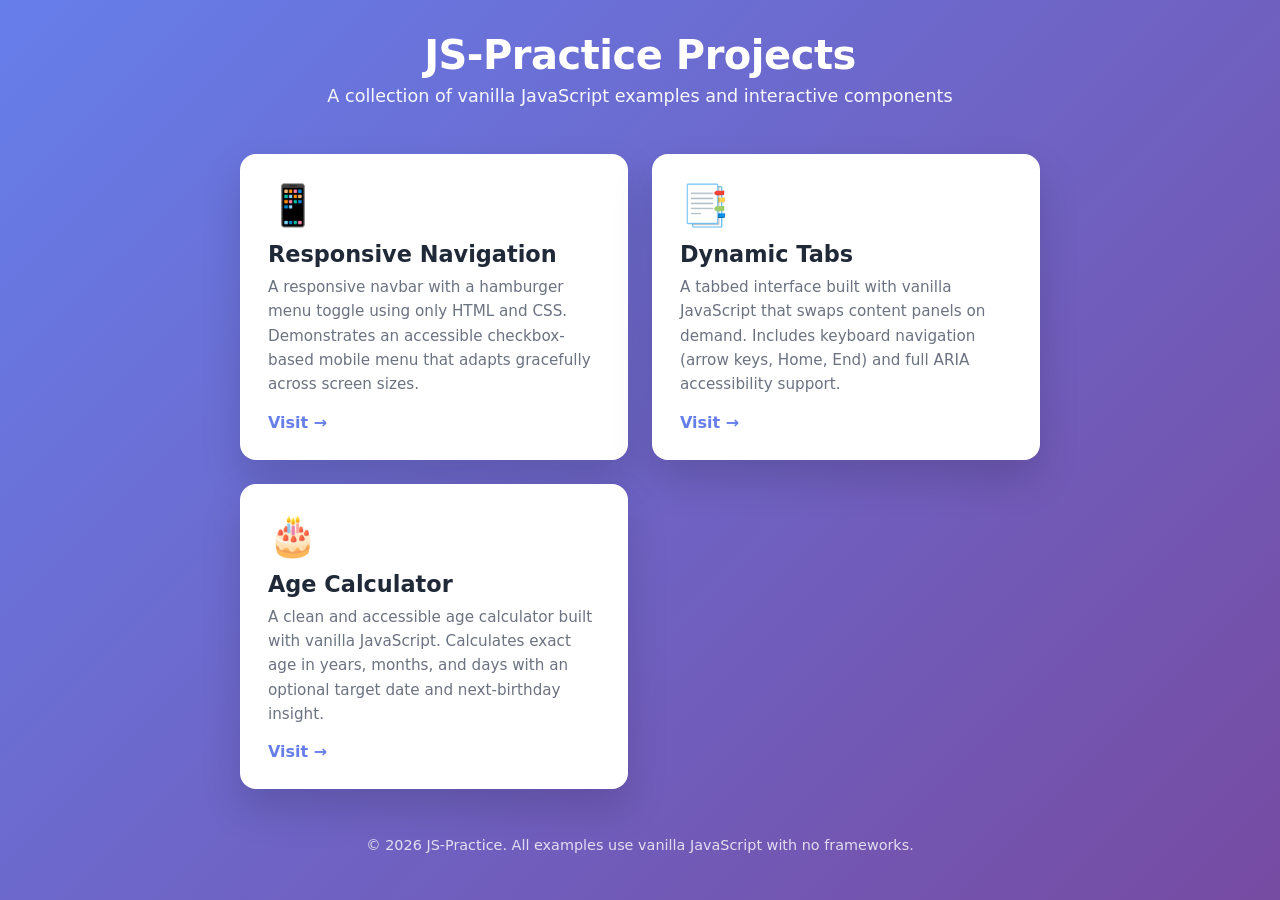
<file: index.html>
<!DOCTYPE html>
<html lang="en">
	<head>
		<meta charset="UTF-8" />
		<meta name="viewport" content="width=device-width, initial-scale=1" />
		<title>JS-Practice Projects</title>
		<style>
			* {
				box-sizing: border-box;
			}

			body {
				margin: 0;
				padding: 2rem 1rem;
				font-family: ui-sans-serif, system-ui, -apple-system, Segoe UI, Roboto,
					Helvetica, Arial, sans-serif;
				background: linear-gradient(135deg, #667eea 0%, #764ba2 100%);
				min-height: 100vh;
			}

			.container {
				max-width: 800px;
				margin: 0 auto;
			}

			header {
				text-align: center;
				color: white;
				margin-bottom: 3rem;
			}

			header h1 {
				margin: 0 0 0.5rem;
				font-size: 2.5rem;
				letter-spacing: -0.5px;
			}

			header p {
				margin: 0;
				font-size: 1.1rem;
				opacity: 0.95;
			}

			.projects-grid {
				display: grid;
				grid-template-columns: repeat(auto-fit, minmax(300px, 1fr));
				gap: 1.5rem;
			}

			.project-card {
				background: white;
				border-radius: 16px;
				padding: 1.75rem;
				box-shadow: 0 20px 40px rgba(0, 0, 0, 0.15);
				transition: transform 0.3s ease, box-shadow 0.3s ease;
				text-decoration: none;
				color: inherit;
			}

			.project-card:hover {
				transform: translateY(-8px);
				box-shadow: 0 30px 50px rgba(0, 0, 0, 0.25);
			}

			.project-icon {
				font-size: 2.5rem;
				margin-bottom: 0.75rem;
			}

			.project-card h2 {
				margin: 0 0 0.5rem;
				font-size: 1.4rem;
				color: #1f2937;
			}

			.project-card p {
				margin: 0;
				color: #6b7280;
				line-height: 1.6;
				font-size: 0.95rem;
			}

			.project-link {
				display: inline-block;
				margin-top: 1rem;
				color: #667eea;
				font-weight: 600;
				text-decoration: none;
				transition: color 0.2s ease;
			}

			.project-link:hover {
				color: #764ba2;
				text-decoration: underline;
			}

			footer {
				text-align: center;
				margin-top: 3rem;
				color: white;
				opacity: 0.8;
				font-size: 0.9rem;
			}

			@media (max-width: 640px) {
				header h1 {
					font-size: 1.8rem;
				}

				.project-card {
					padding: 1.25rem;
				}
			}
		</style>
	</head>
	<body>
		<div class="container">
			<header>
				<h1>JS-Practice Projects</h1>
				<p>A collection of vanilla JavaScript examples and interactive components</p>
			</header>

			<div class="projects-grid">
				<a href="Res-nav.html" class="project-card">
					<div class="project-icon">📱</div>
					<h2>Responsive Navigation</h2>
					<p>
						A responsive navbar with a hamburger menu toggle using only HTML
						and CSS. Demonstrates an accessible checkbox-based mobile menu
						that adapts gracefully across screen sizes.
					</p>
					<span class="project-link">Visit →</span>
				</a>

				<a href="dynamic-tabs.html" class="project-card">
					<div class="project-icon">📑</div>
					<h2>Dynamic Tabs</h2>
					<p>
						A tabbed interface built with vanilla JavaScript that swaps content
						panels on demand. Includes keyboard navigation (arrow keys, Home,
						End) and full ARIA accessibility support.
					</p>
					<span class="project-link">Visit →</span>
				</a>

				<a href="age-calculator/index.html" class="project-card">
					<div class="project-icon">🎂</div>
					<h2>Age Calculator</h2>
					<p>
						A clean and accessible age calculator built with vanilla JavaScript.
						Calculates exact age in years, months, and days with an optional
						target date and next-birthday insight.
					</p>
					<span class="project-link">Visit →</span>
				</a>
			</div>

			<footer>
				<p>&copy; 2026 JS-Practice. All examples use vanilla JavaScript with no frameworks.</p>
			</footer>
		</div>
	</body>
</html>
</file>
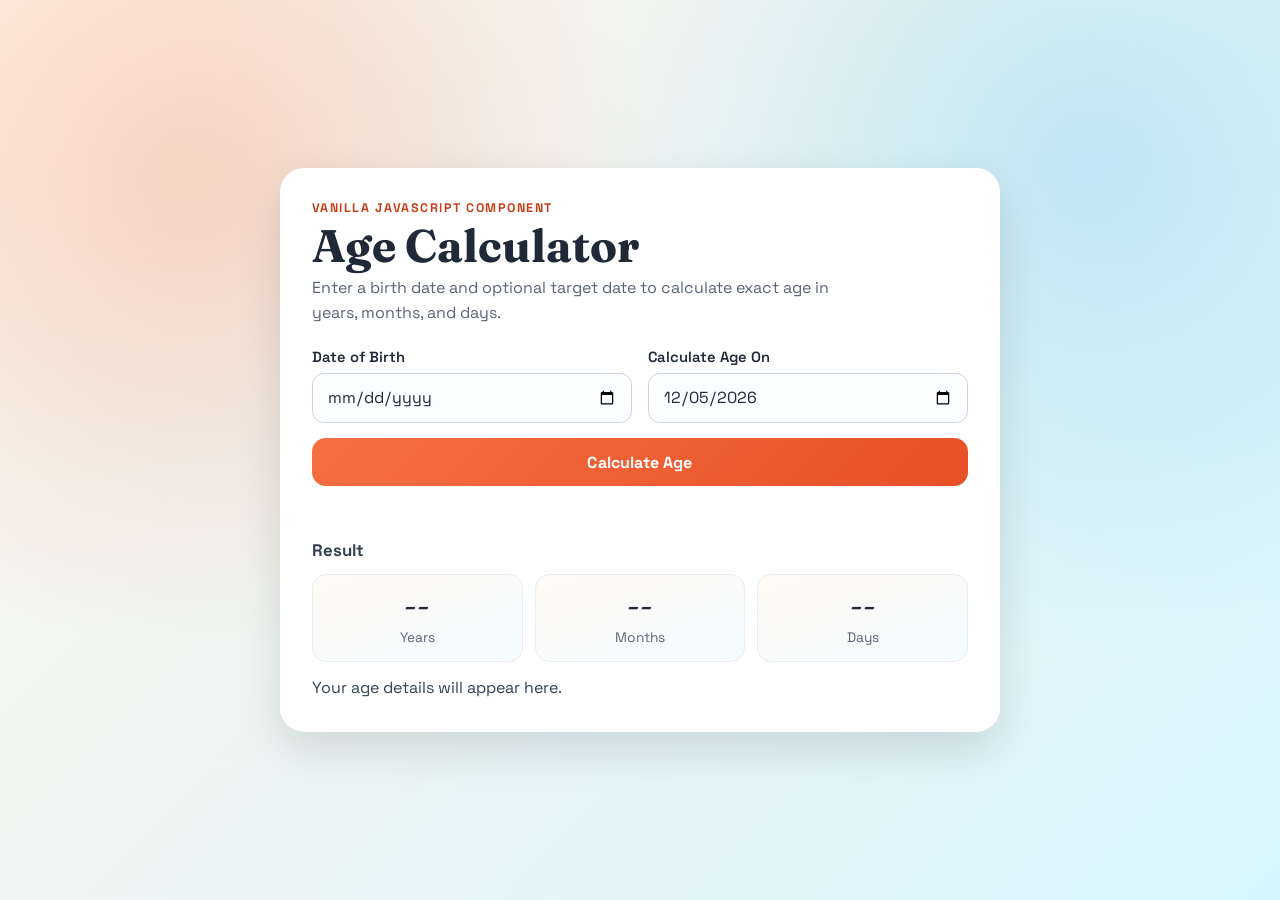
<file: age-calculator/index.html>
<!DOCTYPE html>
<html lang="en">
	<head>
		<meta charset="UTF-8" />
		<meta name="viewport" content="width=device-width, initial-scale=1.0" />
		<title>Age Calculator | Vanilla JS</title>
		<link rel="preconnect" href="https://fonts.googleapis.com" />
		<link rel="preconnect" href="https://fonts.gstatic.com" crossorigin />
		<link
			href="https://fonts.googleapis.com/css2?family=Space+Grotesk:wght@400;500;700&family=Fraunces:opsz,wght@9..144,600&display=swap"
			rel="stylesheet"
		/>
		<link rel="stylesheet" href="./style.css" />
	</head>
	<body>
		<main class="page">
			<section class="card" aria-labelledby="page-title">
				<header class="hero">
					<p class="eyebrow">Vanilla JavaScript Component</p>
					<h1 id="page-title">Age Calculator</h1>
					<p class="subtitle">
						Enter a birth date and optional target date to calculate exact age in years,
						months, and days.
					</p>
				</header>

				<form id="age-form" class="form" novalidate>
					<div class="field-group">
						<label for="birthDate">Date of Birth</label>
						<input id="birthDate" name="birthDate" type="date" required />
					</div>

					<div class="field-group">
						<label for="targetDate">Calculate Age On</label>
						<input id="targetDate" name="targetDate" type="date" />
					</div>

					<button type="submit" class="btn">Calculate Age</button>
					<p id="form-error" class="error" role="alert" aria-live="assertive"></p>
				</form>

				<section class="results" aria-live="polite" aria-atomic="true">
					<h2>Result</h2>
					<div class="stats" id="stats" hidden>
						<article class="stat-box">
							<p class="value" id="years">--</p>
							<p class="label">Years</p>
						</article>
						<article class="stat-box">
							<p class="value" id="months">--</p>
							<p class="label">Months</p>
						</article>
						<article class="stat-box">
							<p class="value" id="days">--</p>
							<p class="label">Days</p>
						</article>
					</div>
					<p class="details" id="details">Your age details will appear here.</p>
				</section>
			</section>
		</main>

		<script src="./script.js"></script>
	</body>
</html>
</file>
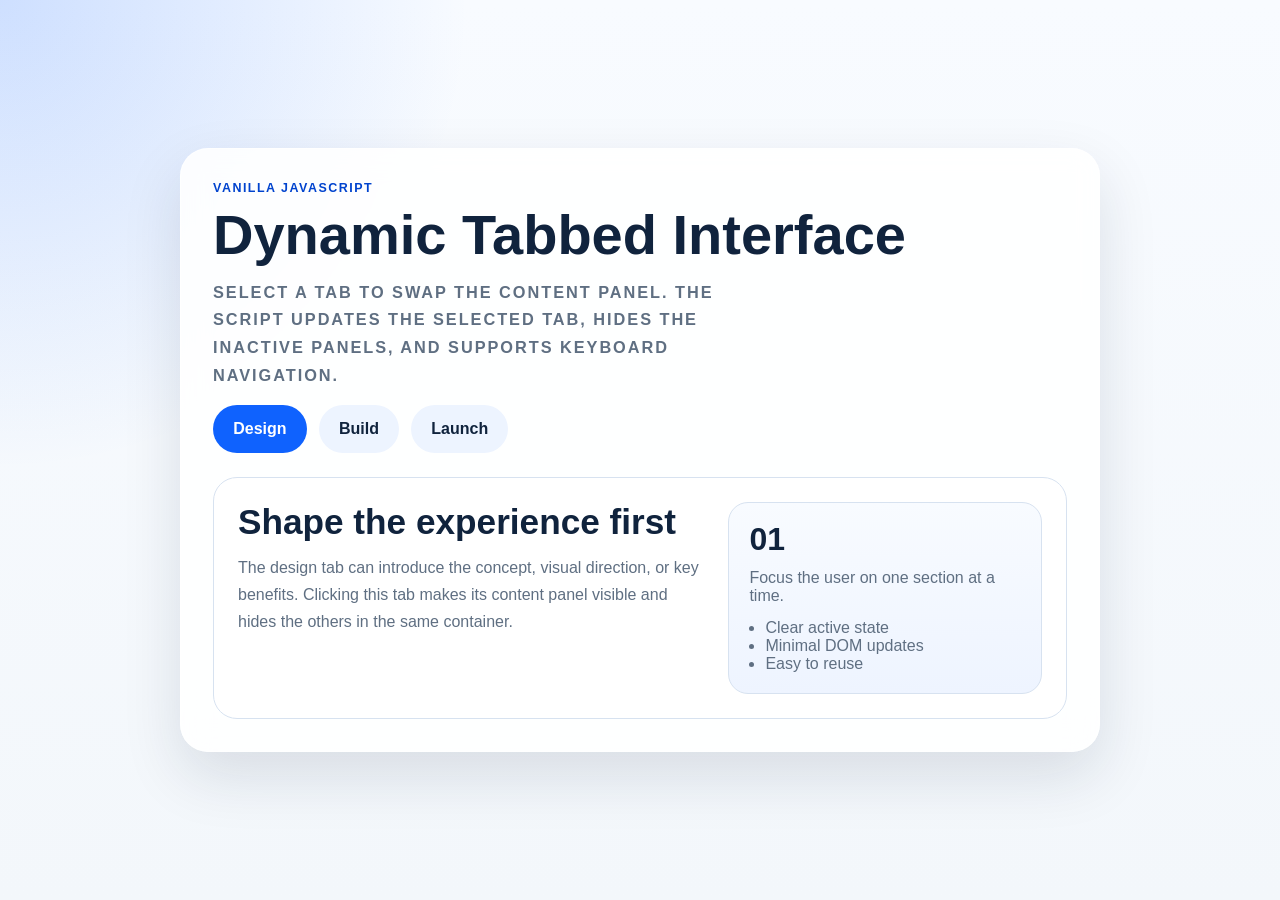
<file: dynamic-tabs.html>
<!DOCTYPE html>
<html lang="en">
	<head>
		<meta charset="UTF-8" />
		<meta name="viewport" content="width=device-width, initial-scale=1" />
		<title>Dynamic Tabs</title>
		<style>
			:root {
				--bg: #f3f7fb;
				--surface: #ffffff;
				--surface-alt: #edf4ff;
				--text: #10233d;
				--muted: #5f6f82;
				--accent: #0f62fe;
				--accent-strong: #0043ce;
				--border: #d7e2f0;
				--shadow: 0 24px 60px rgba(16, 35, 61, 0.12);
			}

			* {
				box-sizing: border-box;
			}

			body {
				margin: 0;
				min-height: 100vh;
				font-family: "Avenir Next", "Segoe UI", sans-serif;
				background:
					radial-gradient(circle at top left, rgba(15, 98, 254, 0.18), transparent 30%),
					linear-gradient(180deg, #f8fbff 0%, var(--bg) 100%);
				color: var(--text);
				display: grid;
				place-items: center;
				padding: 2rem 1rem;
			}

			.tabs-shell {
				width: min(920px, 100%);
				background: rgba(255, 255, 255, 0.88);
				backdrop-filter: blur(14px);
				border: 1px solid rgba(255, 255, 255, 0.7);
				border-radius: 28px;
				box-shadow: var(--shadow);
				overflow: hidden;
			}

			header {
				padding: 2rem 2rem 1rem;
			}

			header p {
				margin: 0 0 0.75rem;
				text-transform: uppercase;
				letter-spacing: 0.12em;
				font-size: 0.78rem;
				font-weight: 700;
				color: var(--accent-strong);
			}

			h1 {
				margin: 0;
				font-size: clamp(2rem, 5vw, 3.5rem);
				line-height: 1;
			}

			.subtitle {
				margin: 1rem 0 0;
				max-width: 62ch;
				color: var(--muted);
				font-size: 1.02rem;
				line-height: 1.7;
			}

			.tabs {
				padding: 0 2rem 2rem;
			}

			.tab-list {
				display: flex;
				flex-wrap: wrap;
				gap: 0.75rem;
				padding-bottom: 1.5rem;
			}

			.tab-button {
				appearance: none;
				border: 1px solid transparent;
				background: var(--surface-alt);
				color: var(--text);
				border-radius: 999px;
				padding: 0.85rem 1.2rem;
				font: inherit;
				font-weight: 700;
				cursor: pointer;
				transition: background 0.2s ease, color 0.2s ease, transform 0.2s ease, border-color 0.2s ease;
			}

			.tab-button:hover,
			.tab-button:focus-visible {
				outline: none;
				border-color: rgba(15, 98, 254, 0.2);
				transform: translateY(-1px);
			}

			.tab-button[aria-selected="true"] {
				background: var(--accent);
				color: #ffffff;
			}

			.panel-wrap {
				position: relative;
			}

			.tab-panel {
				display: none;
				grid-template-columns: 1.5fr 1fr;
				gap: 1.25rem;
				padding: 1.5rem;
				border-radius: 24px;
				background: var(--surface);
				border: 1px solid var(--border);
			}

			.tab-panel.is-active {
				display: grid;
				animation: fade-up 220ms ease;
			}

			.panel-copy h2 {
				margin: 0 0 0.75rem;
				font-size: clamp(1.5rem, 3vw, 2.2rem);
			}

			.panel-copy p {
				margin: 0;
				color: var(--muted);
				line-height: 1.7;
			}

			.panel-card {
				background: linear-gradient(180deg, #f8fbff 0%, #eef4ff 100%);
				border: 1px solid var(--border);
				border-radius: 20px;
				padding: 1.25rem;
				display: grid;
				gap: 0.9rem;
				align-content: start;
			}

			.panel-card strong {
				font-size: 2rem;
				line-height: 1;
			}

			.panel-card span,
			.panel-card li {
				color: var(--muted);
			}

			.panel-card ul {
				margin: 0;
				padding-left: 1rem;
			}

			@keyframes fade-up {
				from {
					opacity: 0;
					transform: translateY(10px);
				}
				to {
					opacity: 1;
					transform: translateY(0);
				}
			}

			@media (max-width: 760px) {
				header,
				.tabs {
					padding-left: 1rem;
					padding-right: 1rem;
				}

				.tab-panel {
					grid-template-columns: 1fr;
					padding: 1rem;
				}
			}

			@media (prefers-reduced-motion: reduce) {
				.tab-button,
				.tab-panel.is-active {
					transition: none;
					animation: none;
				}
			}
		</style>
	</head>
	<body>
		<div class="tabs-shell">
			<header>
				<p>Vanilla JavaScript</p>
				<h1>Dynamic Tabbed Interface</h1>
				<p class="subtitle">
					Select a tab to swap the content panel. The script updates the
					selected tab, hides the inactive panels, and supports keyboard
					navigation.
				</p>
			</header>

			<section class="tabs" aria-label="Project information tabs">
				<div class="tab-list" role="tablist" aria-label="Content tabs">
					<button
						class="tab-button"
						type="button"
						id="tab-design"
						role="tab"
						aria-selected="true"
						aria-controls="panel-design"
						data-panel="panel-design"
					>
						Design
					</button>
					<button
						class="tab-button"
						type="button"
						id="tab-build"
						role="tab"
						aria-selected="false"
						aria-controls="panel-build"
						data-panel="panel-build"
						tabindex="-1"
					>
						Build
					</button>
					<button
						class="tab-button"
						type="button"
						id="tab-launch"
						role="tab"
						aria-selected="false"
						aria-controls="panel-launch"
						data-panel="panel-launch"
						tabindex="-1"
					>
						Launch
					</button>
				</div>

				<div class="panel-wrap">
					<section
						class="tab-panel is-active"
						id="panel-design"
						role="tabpanel"
						aria-labelledby="tab-design"
					>
						<div class="panel-copy">
							<h2>Shape the experience first</h2>
							<p>
								The design tab can introduce the concept, visual direction, or
								key benefits. Clicking this tab makes its content panel visible
								and hides the others in the same container.
							</p>
						</div>
						<aside class="panel-card">
							<strong>01</strong>
							<span>Focus the user on one section at a time.</span>
							<ul>
								<li>Clear active state</li>
								<li>Minimal DOM updates</li>
								<li>Easy to reuse</li>
							</ul>
						</aside>
					</section>

					<section
						class="tab-panel"
						id="panel-build"
						role="tabpanel"
						aria-labelledby="tab-build"
						hidden
					>
						<div class="panel-copy">
							<h2>Wire behavior with plain JavaScript</h2>
							<p>
								Each button maps to a panel through a data attribute. The script
								reads that target, toggles the active class, and updates the
								accessibility state in one pass.
							</p>
						</div>
						<aside class="panel-card">
							<strong>02</strong>
							<span>Simple logic, no framework required.</span>
							<ul>
								<li>Click to switch panels</li>
								<li>Arrow keys to move tabs</li>
								<li>Hidden inactive content</li>
							</ul>
						</aside>
					</section>

					<section
						class="tab-panel"
						id="panel-launch"
						role="tabpanel"
						aria-labelledby="tab-launch"
						hidden
					>
						<div class="panel-copy">
							<h2>Ship a cleaner content flow</h2>
							<p>
								Tabs work well for FAQs, feature comparisons, setup steps, and
								product details. You keep related content together without
								overwhelming the page with every section at once.
							</p>
						</div>
						<aside class="panel-card">
							<strong>03</strong>
							<span>Compact layout, flexible content.</span>
							<ul>
								<li>Accessible roles</li>
								<li>Responsive structure</li>
								<li>Easy visual customization</li>
							</ul>
						</aside>
					</section>
				</div>
			</section>
		</div>

		<script>
			// Collect all tab buttons and their associated content panels from the DOM.
			// Querying by ARIA role keeps the JS decoupled from class names or IDs.
			const tabs = Array.from(document.querySelectorAll('[role="tab"]'));
			const panels = Array.from(document.querySelectorAll('[role="tabpanel"]'));

			/**
			 * Activates the given tab and shows its corresponding content panel.
			 *
			 * For every tab button:
			 *   - Sets aria-selected="true" on the active tab, "false" on the rest.
			 *   - Sets tabIndex=0 on the active tab so it is reachable via Tab key,
			 *     and tabIndex=-1 on all others (roving tabindex pattern).
			 *
			 * For every panel:
			 *   - Removes the `hidden` attribute and adds the `is-active` class on
			 *     the panel whose id matches the button's data-panel value.
			 *   - Hides every other panel by setting `hidden` and removing `is-active`.
			 */
			function setActiveTab(nextTab) {
				// Read the target panel id from the clicked tab's data attribute.
				const panelId = nextTab.dataset.panel;

				// Update selection state and keyboard-focus order for all tab buttons.
				tabs.forEach((tab) => {
					const isSelected = tab === nextTab;
					tab.setAttribute('aria-selected', String(isSelected));
					tab.tabIndex = isSelected ? 0 : -1;
				});

				// Show only the matching panel; hide every other panel.
				panels.forEach((panel) => {
					const isActive = panel.id === panelId;
					panel.hidden = !isActive;
					panel.classList.toggle('is-active', isActive);
				});
			}

			// Attach event listeners to each tab button.
			tabs.forEach((tab, index) => {
				// Click handler: activate the clicked tab.
				tab.addEventListener('click', () => setActiveTab(tab));

				/**
				 * Keyboard handler implementing the ARIA tabs pattern:
				 *   ArrowRight  – move focus to the next tab (wraps around).
				 *   ArrowLeft   – move focus to the previous tab (wraps around).
				 *   Home        – move focus to the first tab.
				 *   End         – move focus to the last tab.
				 * Any other key is ignored so normal browser shortcuts are unaffected.
				 */
				tab.addEventListener('keydown', (event) => {
					if (!['ArrowLeft', 'ArrowRight', 'Home', 'End'].includes(event.key)) {
						return;
					}

					// Prevent the page from scrolling when arrow keys are pressed.
					event.preventDefault();

					let nextIndex = index;

					if (event.key === 'ArrowRight') {
						// Wrap from the last tab back to the first.
						nextIndex = (index + 1) % tabs.length;
					} else if (event.key === 'ArrowLeft') {
						// Wrap from the first tab back to the last.
						nextIndex = (index - 1 + tabs.length) % tabs.length;
					} else if (event.key === 'Home') {
						nextIndex = 0;
					} else if (event.key === 'End') {
						nextIndex = tabs.length - 1;
					}

					// Move browser focus to the target tab and activate it.
					tabs[nextIndex].focus();
					setActiveTab(tabs[nextIndex]);
				});
			});
		</script>
	</body>
</html>
</file>
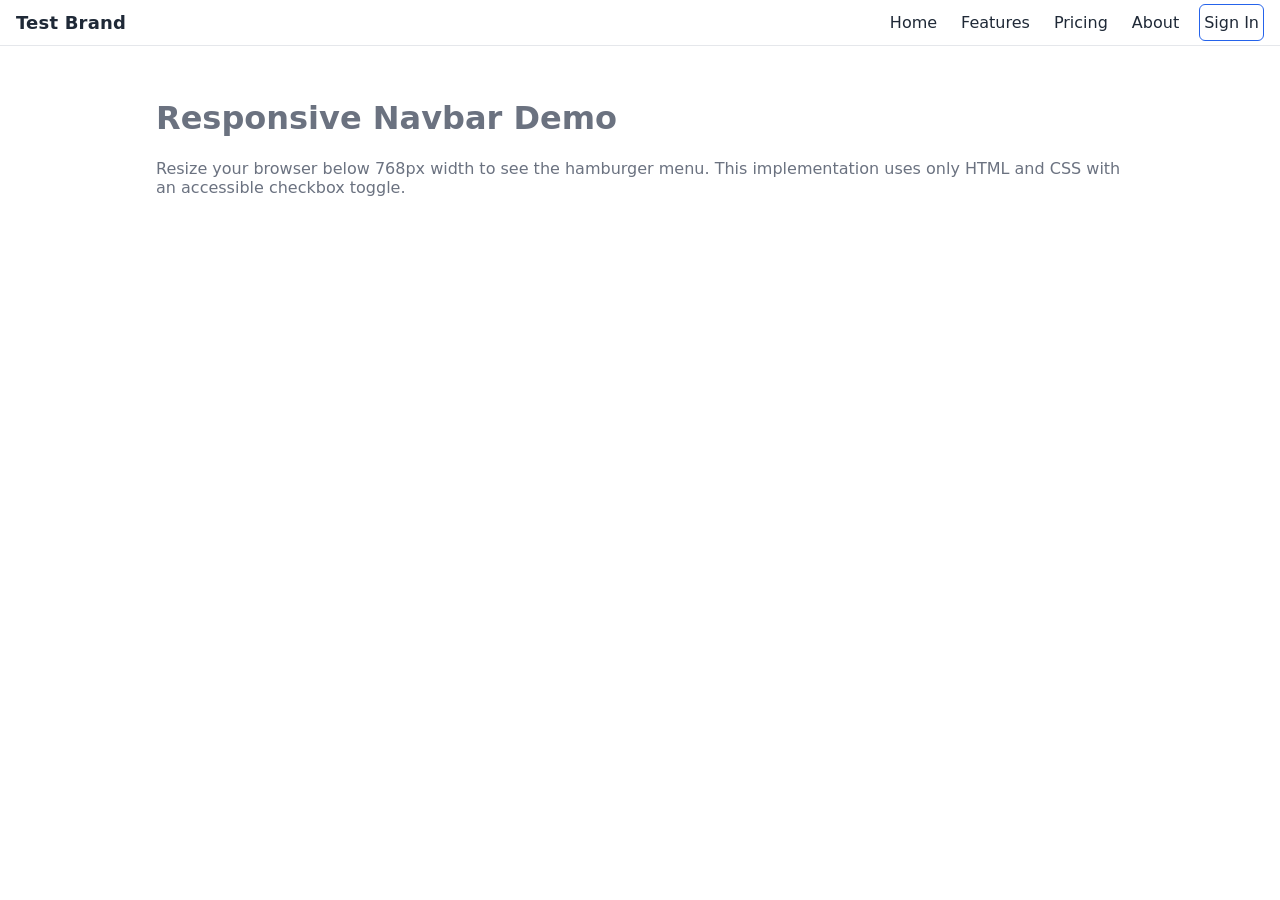
<file: Res-nav.html>
<!DOCTYPE html>
<html lang="en">
	<head>
		<meta charset="UTF-8" />
		<meta name="viewport" content="width=device-width, initial-scale=1" />
		<title>Responsive Navigation</title>
		<style>
			:root {
				--bg: #ffffff;
				--text: #1f2937; /* slate-800 */
				--muted: #6b7280; /* gray-500 */
				--accent: #2563eb; /* blue-600 */
				--border: #e5e7eb; /* gray-200 */
			}

			* { box-sizing: border-box; }
			html, body { height: 100%; }
			body {
				margin: 0;
				font-family: ui-sans-serif, system-ui, -apple-system, Segoe UI, Roboto,
					Helvetica, Arial, "Apple Color Emoji", "Segoe UI Emoji";
				color: var(--text);
				background: var(--bg);
			}

			/* Navbar */
			.navbar {
				position: sticky;
				top: 0;
				z-index: 50;
				display: flex;
				align-items: center;
				justify-content: space-between;
				gap: 1rem;
				padding: 0.75rem 1rem;
				background: var(--bg);
				border-bottom: 1px solid var(--border);
			}

			.brand {
				font-weight: 700;
				font-size: 1.125rem;
				letter-spacing: 0.2px;
				text-decoration: none;
				color: var(--text);
			}

			/* Hidden checkbox for CSS-only toggle */
			#nav-toggle {
				position: absolute;
				left: -9999px; /* visually hidden but accessible */
			}

			/* Hamburger button */
			.hamburger {
				display: none; /* shown on small screens */
				width: 32px;
				height: 24px;
				cursor: pointer;
				-webkit-tap-highlight-color: transparent;
				align-items: center;
				justify-content: center;
				flex-direction: column;
				gap: 6px;
			}
			.hamburger span {
				display: block;
				width: 100%;
				height: 2px;
				background: var(--text);
				transition: transform 0.25s ease, opacity 0.25s ease;
			}

			/* Desktop menu */
			.nav-menu {
				display: flex;
				align-items: center;
				gap: 1rem;
				list-style: none;
				margin: 0;
				padding: 0;
			}
			.nav-menu a {
				text-decoration: none;
				color: var(--text);
				padding: 0.5rem 0.25rem;
				border-radius: 6px;
			}
			.nav-menu a:hover {
				color: var(--accent);
			}

			.cta {
				padding: 0.5rem 0.75rem;
				border: 1px solid var(--accent);
				color: var(--accent);
				border-radius: 8px;
			}
			.cta:hover { background: #eef2ff; }

			/* Mobile layout */
			@media (max-width: 768px) {
				.hamburger { display: inline-flex; }
				.nav-menu {
					position: absolute;
					left: 0;
					right: 0;
					top: 100%;
					background: var(--bg);
					border-bottom: 1px solid var(--border);
					display: flex;
					flex-direction: column;
					gap: 0;
					overflow: hidden;
					max-height: 0; /* collapsed */
					transition: max-height 0.3s ease;
				}
				.nav-menu li { border-top: 1px solid var(--border); }
				.nav-menu a { padding: 0.75rem 1rem; display: block; }

				/* Animate hamburger to X when open */
				#nav-toggle:checked + .hamburger span:nth-child(1) {
					transform: translateY(8px) rotate(45deg);
				}
				#nav-toggle:checked + .hamburger span:nth-child(2) {
					opacity: 0;
				}
				#nav-toggle:checked + .hamburger span:nth-child(3) {
					transform: translateY(-8px) rotate(-45deg);
				}

				/* Expand menu when toggled */
				#nav-toggle:checked ~ .nav-menu {
					max-height: 420px; /* enough to show all items */
				}
			}

			/* Demo content */
			.page {
				padding: 2rem 1rem;
				max-width: 1000px;
				margin: 0 auto;
				color: var(--muted);
			}

			@media (prefers-reduced-motion: reduce) {
				.hamburger span { transition: none; }
				.nav-menu { transition: none; }
			}
		</style>
	</head>
	<body>
		<nav class="navbar" aria-label="Primary Navigation">
			<a class="brand" href="#">Test Brand</a>

			<!-- checkbox + label enables CSS-only toggling -->
			<input id="nav-toggle" type="checkbox" aria-label="Toggle navigation" />
			<label class="hamburger" for="nav-toggle" role="button" aria-controls="primary-menu" aria-expanded="false">
				<span></span>
				<span></span>
				<span></span>
			</label>

			<ul id="primary-menu" class="nav-menu" role="menubar">
				<li role="none"><a role="menuitem" href="#">Home</a></li>
				<li role="none"><a role="menuitem" href="#">Features</a></li>
				<li role="none"><a role="menuitem" href="#">Pricing</a></li>
				<li role="none"><a role="menuitem" href="#">About</a></li>
				<li role="none"><a role="menuitem" class="cta" href="#">Sign In</a></li>
			</ul>
		</nav>

		<main class="page">
			<h1>Responsive Navbar Demo</h1>
			<p>
				Resize your browser below 768px width to see the hamburger menu.
				This implementation uses only HTML and CSS with an accessible
				checkbox toggle.
			</p>
		</main>
	</body>
</html>
</file>
<file: age-calculator/style.css>
:root {
	--bg-warm: #fff6ea;
	--bg-cool: #d8f5ff;
	--ink: #1f2937;
	--muted: #5b6475;
	--accent: #ec5a2e;
	--accent-dark: #c6401a;
	--panel: #ffffff;
	--ring: rgba(236, 90, 46, 0.22);
}

* {
	box-sizing: border-box;
}

body {
	margin: 0;
	font-family: "Space Grotesk", system-ui, -apple-system, sans-serif;
	color: var(--ink);
	background:
		radial-gradient(circle at 15% 20%, rgba(236, 90, 46, 0.22), transparent 36%),
		radial-gradient(circle at 85% 18%, rgba(35, 169, 239, 0.2), transparent 38%),
		linear-gradient(135deg, var(--bg-warm), var(--bg-cool));
	min-height: 100vh;
}

.page {
	min-height: 100vh;
	display: grid;
	place-items: center;
	padding: 1.25rem;
}

.card {
	width: min(720px, 100%);
	background: var(--panel);
	border-radius: 24px;
	padding: clamp(1.2rem, 2.6vw, 2rem);
	box-shadow: 0 18px 45px rgba(0, 0, 0, 0.12);
	animation: rise 500ms ease-out;
}

.hero {
	margin-bottom: 1.2rem;
}

.eyebrow {
	text-transform: uppercase;
	letter-spacing: 0.12em;
	font-size: 0.78rem;
	font-weight: 700;
	color: var(--accent-dark);
	margin: 0;
}

h1 {
	font-family: "Fraunces", Georgia, serif;
	font-size: clamp(2rem, 5vw, 2.85rem);
	line-height: 1.05;
	margin: 0.4rem 0;
}

.subtitle {
	margin: 0;
	max-width: 56ch;
	color: var(--muted);
	line-height: 1.55;
}

.form {
	display: grid;
	grid-template-columns: repeat(2, minmax(0, 1fr));
	gap: 0.95rem;
	margin-top: 1.4rem;
}

.field-group {
	display: grid;
	gap: 0.4rem;
}

label {
	font-weight: 600;
	font-size: 0.92rem;
}

input[type="date"] {
	appearance: none;
	border: 1px solid #ccd4df;
	border-radius: 12px;
	padding: 0.8rem 0.9rem;
	font: inherit;
	color: var(--ink);
	background: #fbfdff;
}

input[type="date"]:focus-visible {
	outline: 2px solid transparent;
	border-color: var(--accent);
	box-shadow: 0 0 0 4px var(--ring);
}

.btn {
	grid-column: 1 / -1;
	border: none;
	border-radius: 14px;
	padding: 0.82rem 1rem;
	font: inherit;
	font-weight: 700;
	letter-spacing: 0.01em;
	background: linear-gradient(135deg, #f66f43, #e75024);
	color: #fff;
	cursor: pointer;
	transition: transform 0.2s ease, box-shadow 0.2s ease;
}

.btn:hover {
	transform: translateY(-1px);
	box-shadow: 0 8px 20px rgba(236, 90, 46, 0.35);
}

.btn:active {
	transform: translateY(0);
}

.error {
	grid-column: 1 / -1;
	margin: 0;
	font-weight: 600;
	font-size: 0.92rem;
	color: #c62828;
	min-height: 1.2em;
}

.results {
	margin-top: 1.3rem;
}

.results h2 {
	margin: 0;
	font-size: 1.05rem;
	color: #334155;
}

.stats {
	margin-top: 0.8rem;
	display: grid;
	grid-template-columns: repeat(3, minmax(0, 1fr));
	gap: 0.75rem;
}

.stat-box {
	padding: 0.95rem;
	border-radius: 14px;
	background: linear-gradient(160deg, #fffaf4, #f4fbff);
	border: 1px solid #e6edf5;
	text-align: center;
}

.value {
	margin: 0;
	font-family: "Fraunces", Georgia, serif;
	font-size: clamp(1.6rem, 4vw, 2rem);
	line-height: 1;
}

.label {
	margin: 0.35rem 0 0;
	font-size: 0.86rem;
	color: var(--muted);
}

.details {
	margin: 0.85rem 0 0;
	line-height: 1.55;
	color: #334155;
}

@keyframes rise {
	from {
		opacity: 0;
		transform: translateY(14px);
	}
	to {
		opacity: 1;
		transform: translateY(0);
	}
}

@media (max-width: 620px) {
	.form {
		grid-template-columns: 1fr;
	}

	.stats {
		grid-template-columns: 1fr;
	}
}
</file>
